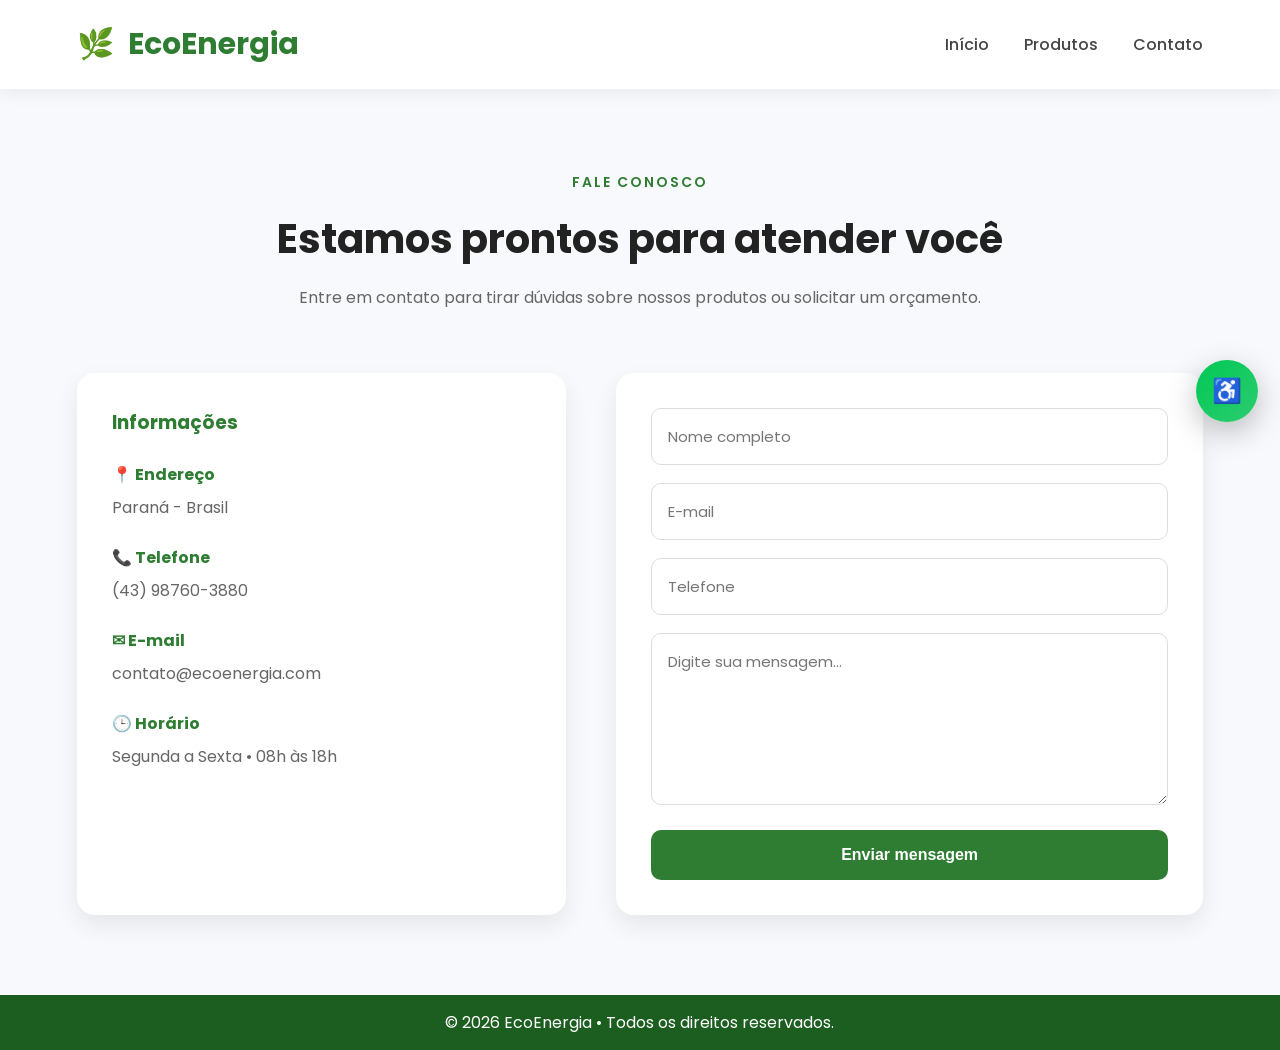
<file: contato.html>
<!DOCTYPE html>
<html lang="pt-BR">

<head>

    <meta charset="UTF-8">
    <meta name="viewport" content="width=device-width, initial-scale=1.0">

    <title>Contato | EcoEnergia</title>

    <link rel="stylesheet" href="css/style.css">

    <link rel="preconnect" href="https://fonts.googleapis.com">
    <link href="https://fonts.googleapis.com/css2?family=Poppins:wght@300;400;500;600;700&display=swap" rel="stylesheet">

</head>

<body>
<header>

    <div class="container">

        <div class="logo">
            🌿 <span>EcoEnergia</span>
        </div>

        <nav>

            <a href="index.html">Início</a>
            <a href="produtos.html">Produtos</a>
            <a href="contato.html">Contato</a>

        </nav>

    </div>

</header>

<section class="contato">

    <div class="container">

        <div class="titulo">

            <span>Fale Conosco</span>

            <h2>Estamos prontos para atender você</h2>

            <p>
                Entre em contato para tirar dúvidas sobre nossos produtos ou solicitar um orçamento.
            </p>

        </div>

        <div class="contato-grid">

            <div class="informacoes">

                <h3>Informações</h3>

                <div class="item-info">
                    <strong>📍 Endereço</strong>
                    <p>Paraná - Brasil</p>
                </div>

                <div class="item-info">
                    <strong>📞 Telefone</strong>
                    <p>(43) 98760-3880</p>
                </div>

                <div class="item-info">
                    <strong>✉ E-mail</strong>
                    <p>contato@ecoenergia.com</p>
                </div>

                <div class="item-info">
                    <strong>🕒 Horário</strong>
                    <p>Segunda a Sexta • 08h às 18h</p>
                </div>

            </div>


            <form class="formulario" onsubmit="enviarFormulario(event)">

    <input id="nome" type="text" placeholder="Nome completo">

    <input id="email" type="email" placeholder="E-mail">

    <input id="telefone" type="tel" placeholder="Telefone">

    <textarea id="mensagem" rows="6" placeholder="Digite sua mensagem..."></textarea>

    <button type="submit">
        Enviar mensagem
    </button>

</form>

        </div>

    </div>

</section>

<footer>

    <div class="container">

        <p class="copyright">
            © 2026 EcoEnergia • Todos os direitos reservados.
        </p>

    </div>

</footer>

<script src="js/script.js"></script>
<!-- MENSAGEM DE SUCESSO -->

<div id="popupSucesso" class="popup">

    <div class="popup-conteudo">

        <div class="check">✔</div>

        <h2>Mensagem enviada!</h2>

        <p>
            Obrigado pelo contato.<br>
            Nossa equipe responderá o mais breve possível.
        </p>

        <button onclick="fecharPopup()">
            Fechar
        </button>

    </div>

</div>

<script src="js/script.js"></script>

<!-- BOTÃO ACESSIBILIDADE -->
<button id="btnAcessibilidade" onclick="abrirPainel()">♿</button>

<!-- PAINEL -->
<div id="painelAcessibilidade" class="overlay">

    <div class="modal">

        <div class="modal-header">
            <div>
                <h2>Acessibilidade</h2>
                <p>Personalize sua experiência</p>
            </div>

            <button onclick="fecharPainel()">✕</button>
        </div>

        <div class="modal-body">

            <div class="card">
                <h3>Texto</h3>
                <button onclick="aumentarFonte()">Aumentar</button>
                <button onclick="diminuirFonte()">Diminuir</button>
            </div>

            <div class="card">
                <h3>Visual</h3>
                <button onclick="modoEscuro()">Modo escuro</button>
                <button onclick="modoClaro()">Modo claro</button>
                <button onclick="altoContraste()">Alto contraste</button>
            </div>

            <div class="card">
                <h3>Sistema</h3>
                <button onclick="resetar()">Restaurar</button>
            </div>

        </div>

    </div>

</div>

</body>

</html>
</file>
<file: css/style.css>
/*====================================
            RESET
====================================*/

*{
    margin:0;
    padding:0;
    box-sizing:border-box;
}

html{
    scroll-behavior:smooth;
}

body{

    font-family:'Poppins',sans-serif;
    background:#F7F9FC;
    color:#222;
    overflow-x:hidden;

}

.container{

    width:88%;
    max-width:1350px;
    margin:auto;

}

/*====================================
            HEADER
====================================*/

header{

    background:#fff;
    position:sticky;
    top:0;
    z-index:1000;
    box-shadow:0 2px 18px rgba(0,0,0,.08);

}

header .container{

    display:flex;
    justify-content:space-between;
    align-items:center;
    padding:22px 0;

}

.logo{

    font-size:30px;
    font-weight:700;
    color:#2E7D32;

}

.logo span{

    margin-left:8px;

}

nav{

    display:flex;
    gap:35px;

}

nav a{

    text-decoration:none;
    color:#444;
    font-weight:500;
    transition:.3s;

}

nav a:hover{

    color:#2E7D32;

}

/*====================================
            HERO
====================================*/

.hero{
    padding:80px 0;
    background: linear-gradient(135deg, #F7F9FC 0%, #E8F5E9 100%);
}

.hero-container{
    display:flex;
    justify-content:space-between;
    align-items:center;
    gap:60px;
    background: white;
    padding:40px;
    border-radius:20px;
    box-shadow:0 15px 40px rgba(0,0,0,0.08);
}
.texto{

    flex:1;

}

.destaque{

    display:inline-block;
    background:#E8F5E9;
    color:#2E7D32;
    padding:10px 22px;
    border-radius:40px;
    font-weight:600;
    margin-bottom:25px;

}

.texto h1{
    font-size:48px;
    line-height:1.2;
    margin-bottom:25px;
    color:#1B5E20;
}
.texto p{

    font-size:18px;
    color:#666;
    line-height:1.8;
    margin-bottom:40px;

}

.botao{
    display:inline-block;
    text-decoration:none;
    background:linear-gradient(135deg, #2E7D32, #43A047);
    color:white;
    padding:16px 38px;
    border-radius:12px;
    font-weight:600;
    transition:.3s;
    box-shadow:0 10px 25px rgba(46,125,50,0.25);
}

.botao:hover{
    transform:translateY(-4px);
    box-shadow:0 15px 30px rgba(46,125,50,0.35);
}
.imagem{

    flex:1;

}

.imagem img{
    width:90%;
    max-width:520px;
    display:block;
    margin:auto;
    border-radius:20px;
    box-shadow:0 20px 40px rgba(0,0,0,0.15);
}

/*====================================
            NÚMEROS
====================================*/

.numeros{

    background:white;
    padding:35px 0;
    box-shadow:0 10px 30px rgba(0,0,0,.08);

}

.numeros .container{

    display:grid;
    grid-template-columns:repeat(4,1fr);
    text-align:center;
    gap:25px;

}

.numero-box h2{

    color:#2E7D32;
    font-size:42px;

}

.numero-box p{

    color:#666;
    margin-top:8px;

}

/*====================================
        NOSSAS SOLUÇÕES
====================================*/

.solucoes{

    padding:70px 0;
    background:#fff;

}

.titulo{

    text-align:center;
    margin-bottom:60px;

}

.titulo span{

    color:#2E7D32;
    font-weight:600;
    text-transform:uppercase;
    letter-spacing:2px;
    font-size:14px;

}

.titulo h2{

    font-size:40px;
    margin:15px 0;
    color:#222;

}

.titulo p{

    max-width:700px;
    margin:auto;
    color:#666;
    line-height:1.8;

}

.cards{

    display:grid;
    grid-template-columns:repeat(auto-fit,minmax(250px,1fr));
    gap:30px;

}

.card{

    background:#fff;
    border-radius:18px;
    padding:28px;
    text-align:center;
    box-shadow:0 10px 30px rgba(0,0,0,.08);
    transition:.35s;

}

.card:hover{

    transform:translateY(-10px);
    box-shadow:0 20px 40px rgba(0,0,0,.12);

}

.icone{

    font-size:55px;
    margin-bottom:20px;

}

.card h3{

    color:#2E7D32;
    margin-bottom:15px;
    font-size:24px;

}

.card p{

    color:#666;
    line-height:1.7;

}

/*====================================
        DIFERENCIAIS
====================================*/

.diferenciais{

    padding:70px 0;
    background:#F7F9FC;

}

.cards-diferenciais{

    display:grid;
    grid-template-columns:repeat(auto-fit,minmax(280px,1fr));
    gap:30px;

}

.diferencial{

    background:white;
    border-radius:18px;
    padding:28px;
    box-shadow:0 10px 30px rgba(0,0,0,.08);
    transition:.35s;

}

.diferencial:hover{

    transform:translateY(-10px);

}

.diferencial h3{

    color:#2E7D32;
    font-size:24px;
    margin-bottom:15px;

}

.diferencial p{

    color:#666;
    line-height:1.8;

}

/*====================================
            RODAPÉ
====================================*/

footer{
    background:#1B5E20;
    color:white;
    text-align:center;
    padding:15px 0;
    margin-top:60px;
}

footer p{
    margin:0;
}

/*====================================
        RESPONSIVO
====================================*/

@media(max-width:900px){

.hero-container{

    flex-direction:column;
    text-align:center;

}

.numeros .container{

    grid-template-columns:repeat(2,1fr);

}

.cards{

    grid-template-columns:1fr;

}

.cards-diferenciais{

    grid-template-columns:1fr;

}

}

@media(max-width:600px){

header .container{

    flex-direction:column;
    gap:20px;

}

nav{

    flex-wrap:wrap;
    justify-content:center;
    gap:18px;

}

.texto h1{

    font-size:36px;

}

.numeros .container{

    grid-template-columns:1fr;

}

}

/*====================================
      PRODUTOS - CORREÇÃO
====================================*/

.cards-produtos{

    display:grid !important;
    grid-template-columns:repeat(auto-fit,minmax(270px,1fr));
    gap:30px;
    margin-top:50px;

}

.produto{

    background:#fff !important;
    border-radius:18px;
    overflow:hidden;
    box-shadow:0 12px 30px rgba(0,0,0,.08);
    transition:.3s;
}

.produto:hover{

    transform:translateY(-8px);
    box-shadow:0 18px 40px rgba(0,0,0,.12);

}

.produto img{

    width:100%;
    height:220px;
    object-fit:cover;
    display:block;

}

.info{

    padding:25px;

}

.info h3{

    color:#2E7D32;
    font-size:24px;
    margin-bottom:12px;

}

.info p{

    color:#666;
    line-height:1.7;
    margin-bottom:20px;

}

.preco{

    display:block;
    font-size:28px;
    color:#2E7D32;
    font-weight:700;
    margin-bottom:20px;

}

.btn-comprar{

    display:block;
    width:100%;
    text-align:center;
    background:#2E7D32;
    color:#fff;
    text-decoration:none;
    padding:14px;
    border-radius:10px;
    font-weight:600;
    transition:.3s;

}

.btn-comprar:hover{

    background:#1B5E20;

}

/*====================================
            CONTATO
====================================*/

.contato{

    padding:80px 0;

}

.contato-grid{

    display:grid;
    grid-template-columns:1fr 1.2fr;
    gap:50px;
    margin-top:50px;

}

.informacoes{

    background:#fff;
    padding:35px;
    border-radius:18px;
    box-shadow:0 10px 25px rgba(0,0,0,.08);

}

.informacoes h3{

    color:#2E7D32;
    margin-bottom:25px;

}

.item-info{

    margin-bottom:25px;

}

.item-info strong{

    display:block;
    margin-bottom:8px;
    color:#2E7D32;

}

.item-info p{

    color:#666;

}

.formulario{

    background:#fff;
    padding:35px;
    border-radius:18px;
    box-shadow:0 10px 25px rgba(0,0,0,.08);

}

.formulario input,
.formulario textarea{

    width:100%;
    padding:16px;
    margin-bottom:18px;
    border:1px solid #ddd;
    border-radius:10px;
    font-family:'Poppins',sans-serif;
    font-size:15px;

}

.formulario input:focus,
.formulario textarea:focus{

    outline:none;
    border-color:#2E7D32;

}

.formulario button{

    width:100%;
    background:#2E7D32;
    color:white;
    border:none;
    padding:16px;
    border-radius:10px;
    font-size:16px;
    font-weight:600;
    cursor:pointer;
    transition:.3s;

}

.formulario button:hover{

    background:#1B5E20;

}

@media(max-width:900px){

.contato-grid{

    grid-template-columns:1fr;

}

}

/*====================================
        POPUP DE SUCESSO
====================================*/

.popup{

    position:fixed;
    top:0;
    left:0;
    width:100%;
    height:100%;

    background:rgba(0,0,0,.55);

    display:none;

    justify-content:center;
    align-items:center;

    z-index:9999;

}

.popup-conteudo{

    background:white;

    width:420px;

    padding:40px;

    border-radius:18px;

    text-align:center;

    animation:popup .35s;

    box-shadow:0 20px 50px rgba(0,0,0,.25);

}

.check{

    width:80px;
    height:80px;

    background:#2E7D32;

    color:white;

    margin:auto;

    border-radius:50%;

    display:flex;

    justify-content:center;
    align-items:center;

    font-size:42px;

    margin-bottom:20px;

}

.popup h2{

    color:#2E7D32;

    margin-bottom:15px;

}

.popup p{

    color:#666;

    line-height:1.7;

    margin-bottom:25px;

}

.popup button{

    background:#2E7D32;

    color:white;

    border:none;

    padding:14px 35px;

    border-radius:10px;

    cursor:pointer;

    font-size:16px;

    transition:.3s;

}

.popup button:hover{

    background:#1B5E20;

}

@keyframes popup{

    from{

        transform:scale(.8);

        opacity:0;

    }

    to{

        transform:scale(1);

        opacity:1;

    }

}

/*====================================
        BOTÃO TOPO
====================================*/

#topo{

    position:fixed;

    right:25px;

    bottom:25px;

    width:50px;

    height:50px;

    border:none;

    border-radius:50%;

    background:#2E7D32;

    color:white;

    font-size:22px;

    cursor:pointer;

    display:none;

    box-shadow:0 10px 20px rgba(0,0,0,.2);

    transition:.3s;

    z-index:999;

}

#topo:hover{

    transform:translateY(-5px);

    background:#1B5E20;

}

nav a.ativo{

    color:#2E7D32;

    font-weight:700;

}

.card,
.produto{

    opacity:1;

    transform:translateY(0);

    transition:.4s;

}

.pagina{
    padding:60px 0;
    min-height:calc(100vh - 180px);
}

/* Corrige espaço abaixo do rodapé */

html,
body{
    min-height:100%;
    margin:0;
    padding:0;
}

body{
    display:flex;
    flex-direction:column;
}

.pagina{
    flex:1;
    padding:60px 0;
    padding-bottom:0;
}

footer{
    margin-top:auto;
}

/* PAINEL */
.painel {
    display: none;
    position: fixed;
    top: 0;
    left: 0;
    width: 100%;
    height: 100%;
    background: rgba(0,0,0,0.6);
    justify-content: center;
    align-items: center;
    z-index: 2000;
}

.painel-conteudo {
    background: white;
    padding: 30px;
    border-radius: 15px;
    text-align: center;
    width: 300px;
}

.painel-conteudo button {
    display: block;
    width: 100%;
    margin: 8px 0;
    padding: 10px;
    cursor: pointer;
}

.dark-mode{
    background:#0f172a;
    color:#e2e8f0;
}

.dark-mode header,
.dark-mode section,
.dark-mode footer{
    background:#111827;
}

.dark-mode .card,
.dark-mode .produto,
.dark-mode .informacoes,
.dark-mode .formulario,
.dark-mode .modal{
    background:#1e293b;
    color:#e2e8f0;
}

.dark-mode nav a{
    color:#e2e8f0;
}

.dark-mode .botao{
    background:linear-gradient(135deg,#22c55e,#16a34a);
}

.alto-contraste {
    background: black !important;
    color: yellow !important;
}

.alto-contraste * {
    background: black !important;
    color: yellow !important;
    border-color: yellow !important;
}

/* FUNDO COM BLUR */
.overlay {
    position: fixed;
    inset: 0;
    background: rgba(0,0,0,0.4);
    backdrop-filter: blur(6px);
    display: none;
    justify-content: center;
    align-items: center;
    z-index: 9998;
}

/* MODAL */
.modal {
    width: 320px;
    background: #ffffff;
    border-radius: 18px;
    overflow: hidden;
    box-shadow: 0 20px 50px rgba(0,0,0,0.3);
    animation: popup 0.25s ease;
}

/* ANIMAÇÃO */
@keyframes popup {
    from {
        transform: scale(0.9);
        opacity: 0;
    }
    to {
        transform: scale(1);
        opacity: 1;
    }
}

/* HEADER */
.modal-header {
    display: flex;
    justify-content: space-between;
    align-items: center;
    padding: 15px 18px;
    background: linear-gradient(135deg, #2ecc71, #27ae60);
    color: white;
}

.modal-header button {
    background: transparent;
    border: none;
    font-size: 18px;
    color: white;
    cursor: pointer;
}

/* BOTÕES */
.modal-body {
    padding: 15px;
    display: flex;
    flex-direction: column;
    gap: 10px;
}

.modal-body button {
    padding: 12px;
    border: none;
    border-radius: 10px;
    background: #f4f4f4;
    cursor: pointer;
    font-weight: 500;
    transition: 0.2s;
}

.modal-body button:hover {
    background: #e8e8e8;
    transform: scale(1.02);
}

@keyframes pulse {
    0% {
        transform: scale(1);
        opacity: 0.6;
    }
    100% {
        transform: scale(1.6);
        opacity: 0;
    }
}

/* fundo com blur mais forte */
.overlay {
    position: fixed;
    inset: 0;
    display: none;
    justify-content: center;
    align-items: center;
    background: rgba(0,0,0,0.5);
    backdrop-filter: blur(10px);
    z-index: 9998;
}

/* modal glass moderno */
.modal {
    width: 360px;
    border-radius: 20px;

    background: rgba(255,255,255,0.9);
    backdrop-filter: blur(12px);

    box-shadow: 0 25px 60px rgba(0,0,0,0.35);

    overflow: hidden;

    animation: pop 0.25s ease;
}

@keyframes pop {
    from { transform: scale(0.85); opacity: 0; }
    to { transform: scale(1); opacity: 1; }
}

/* header bonito */
.modal-header {
    padding: 18px;
    background: linear-gradient(135deg, #2ecc71, #27ae60);
    color: white;
    display: flex;
    justify-content: space-between;
    align-items: center;
}

.modal-header p {
    font-size: 12px;
    opacity: 0.9;
}

/* botão fechar */
.modal-header button {
    background: transparent;
    border: none;
    font-size: 18px;
    color: white;
    cursor: pointer;
}

/* corpo */
.modal-body {
    padding: 15px;
    display: flex;
    flex-direction: column;
    gap: 12px;
}

/* cards internos */
.card {
    background: white;
    border-radius: 12px;
    padding: 10px;
    box-shadow: 0 5px 15px rgba(0,0,0,0.08);
}

.card h3 {
    font-size: 14px;
    margin-bottom: 8px;
}

/* botões */
.card button {
    width: 100%;
    margin-top: 5px;
    padding: 10px;
    border: none;
    border-radius: 8px;
    cursor: pointer;
    background: #f2f2f2;
    transition: 0.2s;
}

.card button:hover {
    background: #e6e6e6;
    transform: scale(1.02);
}

#btnAcessibilidade {
    position: fixed;
    right: 22px;
    top: calc(50% - 90px);

    width: 62px;
    height: 62px;

    border-radius: 50%;
    border: none;
    cursor: pointer;

    z-index: 99999;

    font-size: 24px;
    color: white;

    background: linear-gradient(135deg, #00c853, #2ecc71);

    box-shadow: 0 10px 30px rgba(0,0,0,0.25);

    display: flex;
    align-items: center;
    justify-content: center;

    transition: 0.25s ease;
}

/* hover */
#btnAcessibilidade:hover {
    transform: translateY(-50%) scale(1.1);
}

/* pulso */
#btnAcessibilidade .pulse {
    position: absolute;
    width: 100%;
    height: 100%;
    border-radius: 50%;
    background: rgba(46, 204, 113, 0.35);
    animation: pulse 1.8s infinite;
    z-index: -1;
}

@keyframes pulse {
    0% { transform: scale(1); opacity: 0.6; }
    100% { transform: scale(1.6); opacity: 0; }
}
.dark-mode {
    background: #121212 !important;
    color: #f1f1f1 !important;
}

.hero-container{
    animation: aparecerHero 0.8s ease-out;
}

@keyframes aparecerHero{
    from{
        opacity:0;
        transform:translateY(30px);
    }
    to{
        opacity:1;
        transform:translateY(0);
    }
}

.texto h1{
    animation: textoEntrada 1s ease-out;
}

@keyframes textoEntrada{
    from{
        opacity:0;
        transform:translateX(-30px);
    }
    to{
        opacity:1;
        transform:translateX(0);
    }
}

.imagem img{
    animation: imagemEntrada 1.2s ease-out;
}

@keyframes imagemEntrada{
    from{
        opacity:0;
        transform:translateX(30px);
    }
    to{
        opacity:1;
        transform:translateX(0);
    }
}

.numeros-grid{
    display:grid;
    grid-template-columns:repeat(4,1fr);
    text-align:center;
    gap:25px;
}

@media(max-width:768px){

.hero-container{
    flex-direction:column;
    text-align:center;
    gap:30px;
}

.texto h1{
    font-size:32px;
}

.texto p{
    font-size:16px;
}

.imagem img{
    width:100%;
    max-width:320px;
}

}

@media(max-width:768px){

.numeros .container{
    grid-template-columns:repeat(2,1fr);
    gap:20px;
}

}

@media(max-width:768px){

.cards{
    grid-template-columns:1fr;
}

.cards-diferenciais{
    grid-template-columns:1fr;
}

}

@media(max-width:600px){

header .container{
    flex-direction:column;
    gap:15px;
}

nav{
    flex-wrap:wrap;
    justify-content:center;
    gap:12px;
}

}

#particles{
    position:fixed;
    inset:0;
    z-index:-1;
    background: radial-gradient(circle at top, #e8f5e9, #f7f9fc);
    overflow:hidden;
}

@keyframes float{
    0%{transform:translateY(0);}
    50%{transform:translateY(-20px);}
    100%{transform:translateY(0);}
}

.como-funciona,
.depoimentos{
    padding:100px 0;
}

.como-funciona .cards,
.depoimentos .cards{
    gap:40px;
}

.como-funciona .card,
.depoimentos .card{
    padding:35px;
}
.como-funciona .titulo,
.depoimentos .titulo{
    margin-bottom:70px;
}
</file>
